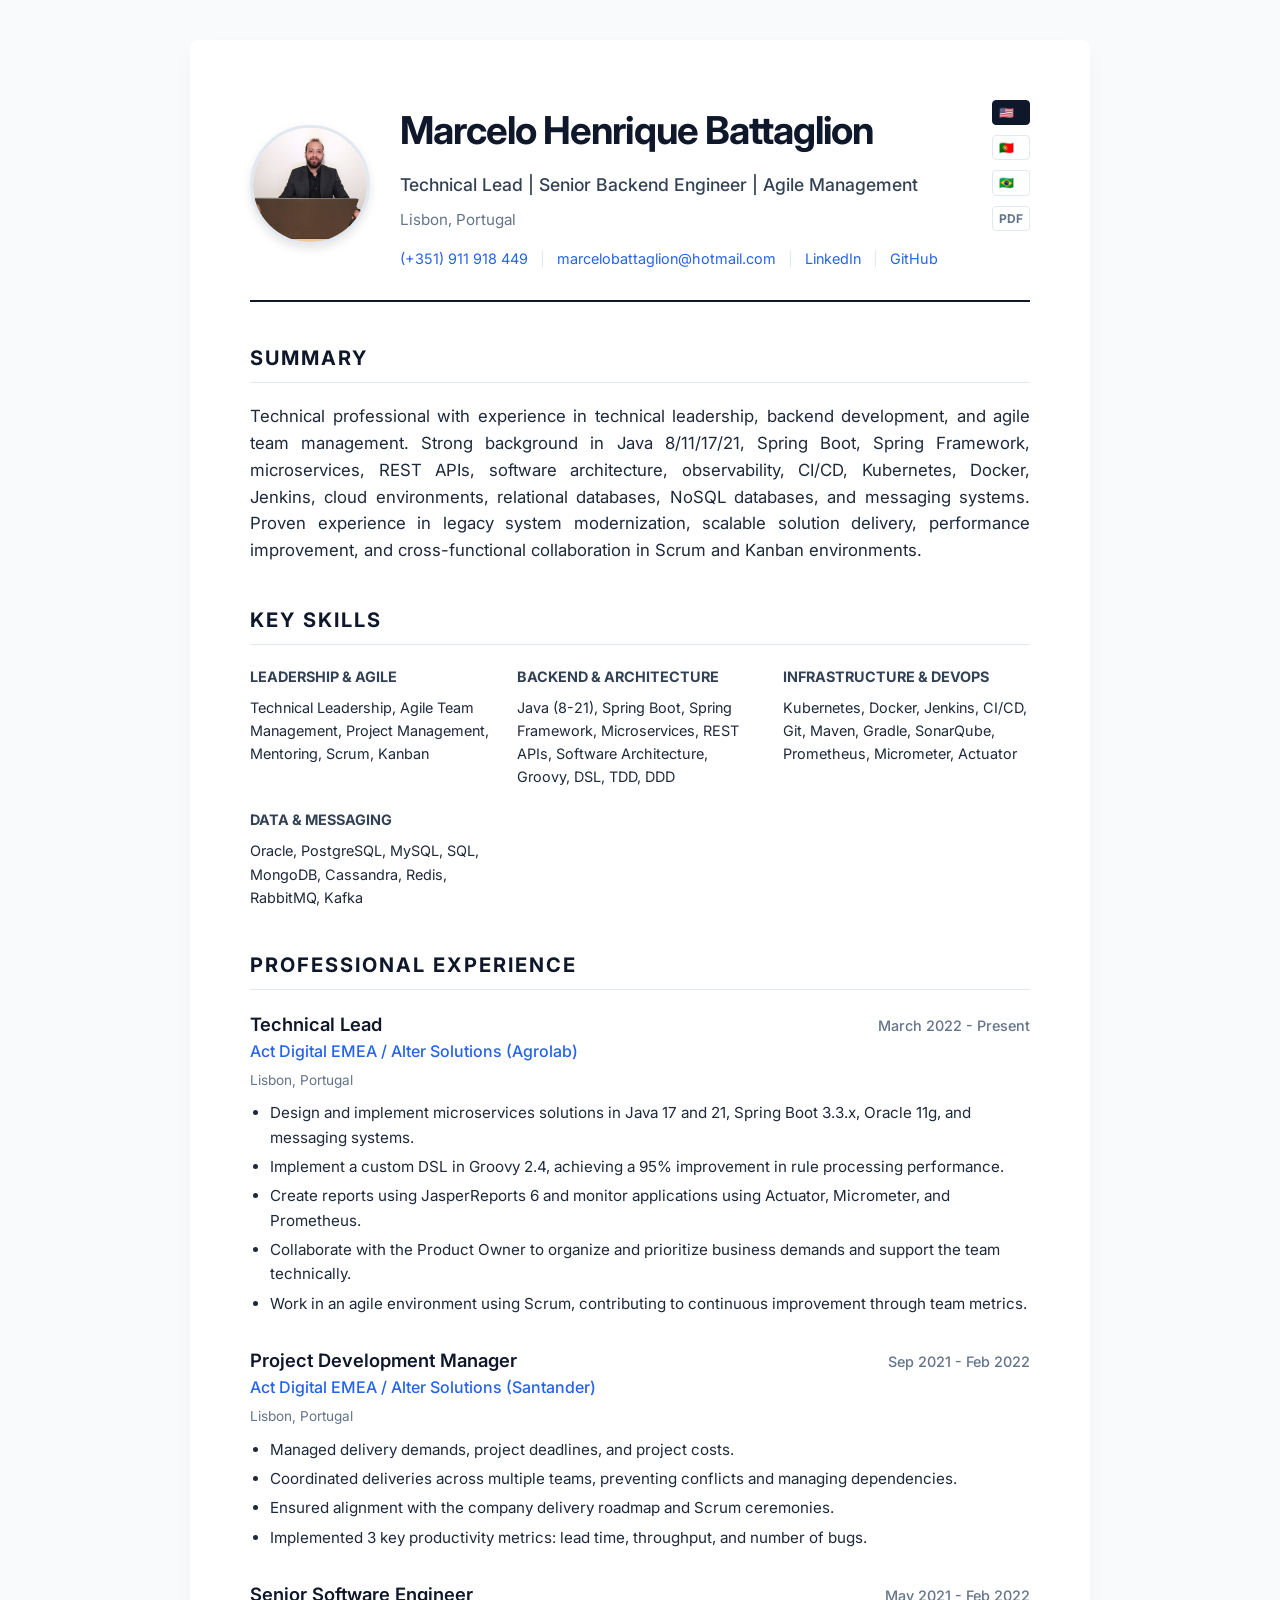
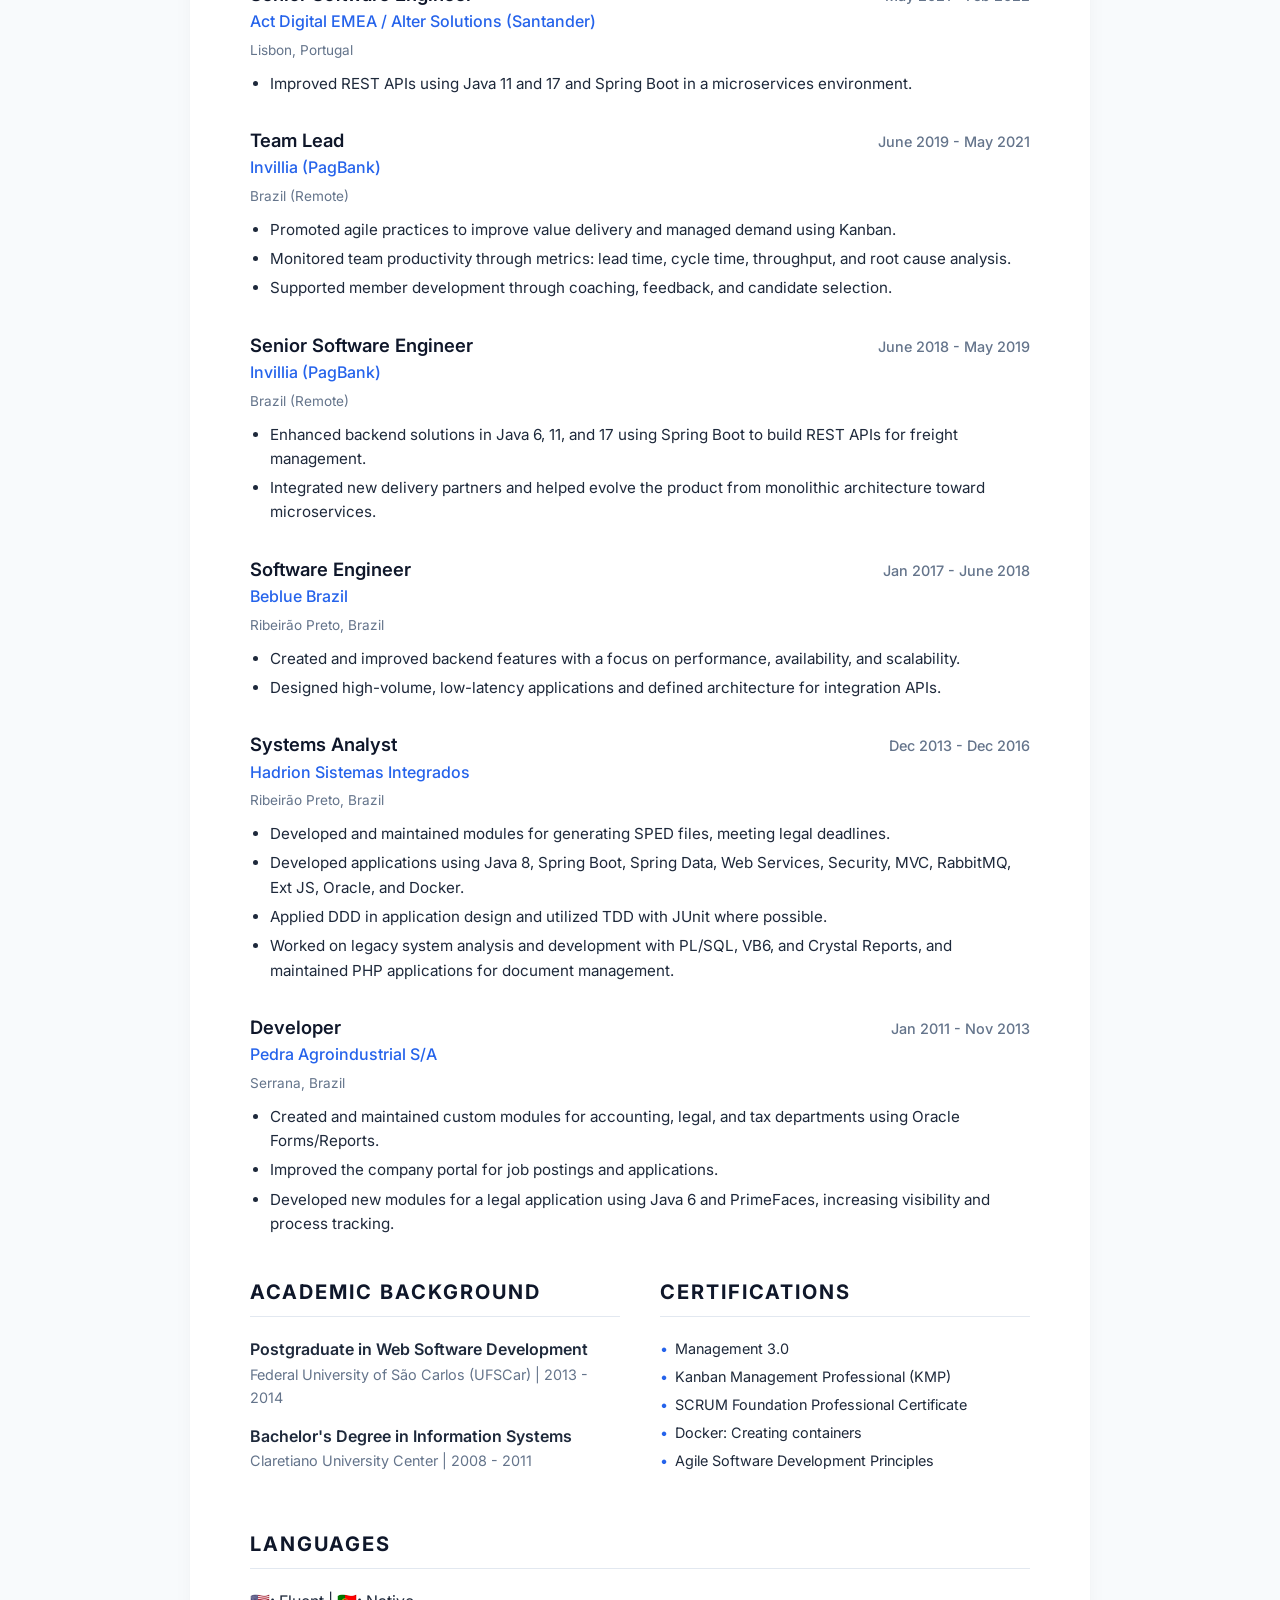
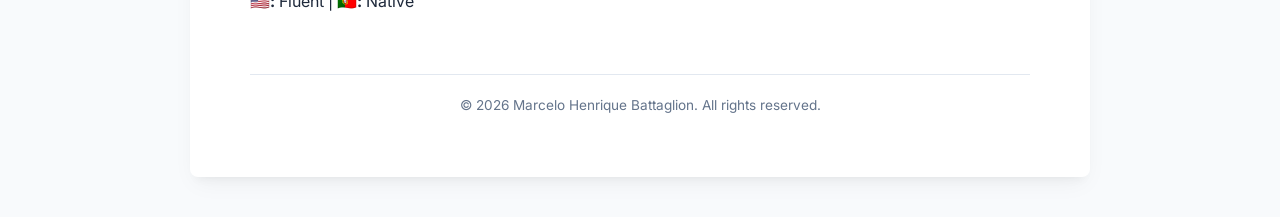
<file: index.html>
<!DOCTYPE html>
<html lang="en">

<head>
    <meta charset="UTF-8">
    <meta name="viewport" content="width=device-width, initial-scale=1.0">
    <title>Marcelo Henrique Battaglion | Technical Lead & Senior Backend Engineer</title>
    <meta name="description"
        content="Professional portfolio and CV of Marcelo Henrique Battaglion, Technical Lead and Senior Backend Engineer specialized in Java and Spring Boot.">
    <link rel="preconnect" href="https://fonts.googleapis.com">
    <link rel="preconnect" href="https://fonts.gstatic.com" crossorigin>
    <link href="https://fonts.googleapis.com/css2?family=Inter:wght@300;400;500;600;700&display=swap" rel="stylesheet">
    <link rel="stylesheet" href="style.css">
</head>

<body>
    <div class="container">
        <header class="header">
            <div class="header-main">
                <img src="marcelo-henrique-battaglion.jpg" alt="Marcelo Henrique Battaglion" class="profile-pic">
                <div class="header-content">
                    <h1>Marcelo Henrique Battaglion</h1>
                    <p class="tagline">Technical Lead | Senior Backend Engineer | Agile Management
                    </p>
                    <p class="location">Lisbon, Portugal</p>
                    <div class="contact-links">
                        <a href="tel:+351911918449">(+351) 911 918 449</a>
                        <span class="divider">|</span>
                        <a href="mailto:marcelobattaglion@hotmail.com">marcelobattaglion@hotmail.com</a>
                        <span class="divider">|</span>
                        <a href="https://www.linkedin.com/in/marcelobattaglion" target="_blank">LinkedIn</a>
                        <span class="divider">|</span>
                        <a href="https://github.com/marcelohb" target="_blank">GitHub</a>
                    </div>
                </div>
            </div>
            <div class="actions">
                <div class="lang-switcher">
                    <a href="index.html" class="lang-link active">🇺🇸</a>
                    <a href="index-pt-pt.html" class="lang-link">🇵🇹</a>
                    <a href="index-pt-br.html" class="lang-link">🇧🇷</a>
                    <a href="#" class="lang-link" onclick="window.print()">PDF</a>
                </div>
            </div>
        </header>

        <section class="section summary">
            <h2 class="section-title">Summary</h2>
            <p>Technical professional with experience in technical leadership, backend development, and agile team
                management. Strong background in Java 8/11/17/21, Spring Boot, Spring Framework, microservices, REST
                APIs, software architecture, observability, CI/CD, Kubernetes, Docker, Jenkins, cloud environments,
                relational databases, NoSQL databases, and messaging systems. Proven experience in legacy system
                modernization, scalable solution delivery, performance improvement, and cross-functional collaboration
                in Scrum and Kanban environments.</p>
        </section>

        <section class="section skills">
            <h2 class="section-title">Key Skills</h2>
            <div class="skills-grid">
                <div class="skill-category">
                    <h3>Leadership & Agile</h3>
                    <p>Technical Leadership, Agile Team Management, Project Management, Mentoring, Scrum, Kanban</p>
                </div>
                <div class="skill-category">
                    <h3>Backend & Architecture</h3>
                    <p>Java (8-21), Spring Boot, Spring Framework, Microservices, REST APIs, Software Architecture,
                        Groovy, DSL, TDD, DDD</p>
                </div>
                <div class="skill-category">
                    <h3>Infrastructure & DevOps</h3>
                    <p>Kubernetes, Docker, Jenkins, CI/CD, Git, Maven, Gradle, SonarQube, Prometheus, Micrometer,
                        Actuator</p>
                </div>
                <div class="skill-category">
                    <h3>Data & Messaging</h3>
                    <p>Oracle, PostgreSQL, MySQL, SQL, MongoDB, Cassandra, Redis, RabbitMQ, Kafka</p>
                </div>
            </div>
        </section>

        <section class="section experience">
            <h2 class="section-title">Professional Experience</h2>

            <div class="experience-item">
                <div class="exp-header">
                    <div class="exp-title-group">
                        <h3>Technical Lead</h3>
                        <span class="company">Act Digital EMEA / Alter Solutions (Agrolab)</span>
                    </div>
                    <span class="date">March 2022 - Present</span>
                </div>
                <p class="location-small">Lisbon, Portugal</p>
                <ul class="exp-details">
                    <li>Design and implement microservices solutions in Java 17 and 21, Spring Boot 3.3.x, Oracle 11g,
                        and messaging systems.</li>
                    <li>Implement a custom DSL in Groovy 2.4, achieving a 95% improvement in rule processing
                        performance.</li>
                    <li>Create reports using JasperReports 6 and monitor applications using Actuator, Micrometer, and
                        Prometheus.</li>
                    <li>Collaborate with the Product Owner to organize and prioritize business demands and support the
                        team technically.</li>
                    <li>Work in an agile environment using Scrum, contributing to continuous improvement through team
                        metrics.</li>
                </ul>
            </div>

            <div class="experience-item">
                <div class="exp-header">
                    <div class="exp-title-group">
                        <h3>Project Development Manager</h3>
                        <span class="company">Act Digital EMEA / Alter Solutions (Santander)</span>
                    </div>
                    <span class="date">Sep 2021 - Feb 2022</span>
                </div>
                <p class="location-small">Lisbon, Portugal</p>
                <ul class="exp-details">
                    <li>Managed delivery demands, project deadlines, and project costs.</li>
                    <li>Coordinated deliveries across multiple teams, preventing conflicts and managing dependencies.
                    </li>
                    <li>Ensured alignment with the company delivery roadmap and Scrum ceremonies.</li>
                    <li>Implemented 3 key productivity metrics: lead time, throughput, and number of bugs.</li>
                </ul>
            </div>

            <div class="experience-item">
                <div class="exp-header">
                    <div class="exp-title-group">
                        <h3>Senior Software Engineer</h3>
                        <span class="company">Act Digital EMEA / Alter Solutions (Santander)</span>
                    </div>
                    <span class="date">May 2021 - Feb 2022</span>
                </div>
                <p class="location-small">Lisbon, Portugal</p>
                <ul class="exp-details">
                    <li>Improved REST APIs using Java 11 and 17 and Spring Boot in a microservices environment.</li>
                </ul>
            </div>

            <div class="experience-item">
                <div class="exp-header">
                    <div class="exp-title-group">
                        <h3>Team Lead</h3>
                        <span class="company">Invillia (PagBank)</span>
                    </div>
                    <span class="date">June 2019 - May 2021</span>
                </div>
                <p class="location-small">Brazil (Remote)</p>
                <ul class="exp-details">
                    <li>Promoted agile practices to improve value delivery and managed demand using Kanban.</li>
                    <li>Monitored team productivity through metrics: lead time, cycle time, throughput, and root cause
                        analysis.</li>
                    <li>Supported member development through coaching, feedback, and candidate selection.</li>
                </ul>
            </div>

            <div class="experience-item">
                <div class="exp-header">
                    <div class="exp-title-group">
                        <h3>Senior Software Engineer</h3>
                        <span class="company">Invillia (PagBank)</span>
                    </div>
                    <span class="date">June 2018 - May 2019</span>
                </div>
                <p class="location-small">Brazil (Remote)</p>
                <ul class="exp-details">
                    <li>Enhanced backend solutions in Java 6, 11, and 17 using Spring Boot to build REST APIs for
                        freight management.</li>
                    <li>Integrated new delivery partners and helped evolve the product from monolithic architecture
                        toward microservices.</li>
                </ul>
            </div>

            <div class="experience-item">
                <div class="exp-header">
                    <div class="exp-title-group">
                        <h3>Software Engineer</h3>
                        <span class="company">Beblue Brazil</span>
                    </div>
                    <span class="date">Jan 2017 - June 2018</span>
                </div>
                <p class="location-small">Ribeirão Preto, Brazil</p>
                <ul class="exp-details">
                    <li>Created and improved backend features with a focus on performance, availability, and
                        scalability.</li>
                    <li>Designed high-volume, low-latency applications and defined architecture for integration APIs.
                    </li>
                </ul>
            </div>

            <div class="experience-item">
                <div class="exp-header">
                    <div class="exp-title-group">
                        <h3>Systems Analyst</h3>
                        <span class="company">Hadrion Sistemas Integrados</span>
                    </div>
                    <span class="date">Dec 2013 - Dec 2016</span>
                </div>
                <p class="location-small">Ribeirão Preto, Brazil</p>
                <ul class="exp-details">
                    <li>Developed and maintained modules for generating SPED files, meeting legal deadlines.</li>
                    <li>Developed applications using Java 8, Spring Boot, Spring Data, Web Services, Security, MVC,
                        RabbitMQ, Ext JS, Oracle, and Docker.</li>
                    <li>Applied DDD in application design and utilized TDD with JUnit where possible.</li>
                    <li>Worked on legacy system analysis and development with PL/SQL, VB6, and Crystal Reports, and
                        maintained PHP applications for document management.</li>
                </ul>
            </div>

            <div class="experience-item">
                <div class="exp-header">
                    <div class="exp-title-group">
                        <h3>Developer</h3>
                        <span class="company">Pedra Agroindustrial S/A</span>
                    </div>
                    <span class="date">Jan 2011 - Nov 2013</span>
                </div>
                <p class="location-small">Serrana, Brazil</p>
                <ul class="exp-details">
                    <li>Created and maintained custom modules for accounting, legal, and tax departments using Oracle
                        Forms/Reports.</li>
                    <li>Improved the company portal for job postings and applications.</li>
                    <li>Developed new modules for a legal application using Java 6 and PrimeFaces, increasing visibility
                        and process tracking.</li>
                </ul>
            </div>

            <!-- More experiences can be added here -->
        </section>

        <div class="grid-2-col">
            <section class="section education">
                <h2 class="section-title">Academic Background</h2>
                <div class="edu-item">
                    <h4>Postgraduate in Web Software Development</h4>
                    <p>Federal University of São Carlos (UFSCar) | 2013 - 2014</p>
                </div>
                <div class="edu-item">
                    <h4>Bachelor's Degree in Information Systems</h4>
                    <p>Claretiano University Center | 2008 - 2011</p>
                </div>
            </section>

            <section class="section certifications">
                <h2 class="section-title">Certifications</h2>
                <ul class="cert-list">
                    <li>Management 3.0</li>
                    <li>Kanban Management Professional (KMP)</li>
                    <li>SCRUM Foundation Professional Certificate</li>
                    <li>Docker: Creating containers</li>
                    <li>Agile Software Development Principles</li>
                </ul>
            </section>
        </div>

        <section class="section languages">
            <h2 class="section-title">Languages</h2>
            <p><strong>🇺🇸:</strong> Fluent | <strong>🇵🇹:</strong> Native</p>
        </section>

        <footer class="footer">
            <p>&copy; 2026 Marcelo Henrique Battaglion. All rights reserved.</p>
        </footer>
    </div>
</body>

</html>
</file>
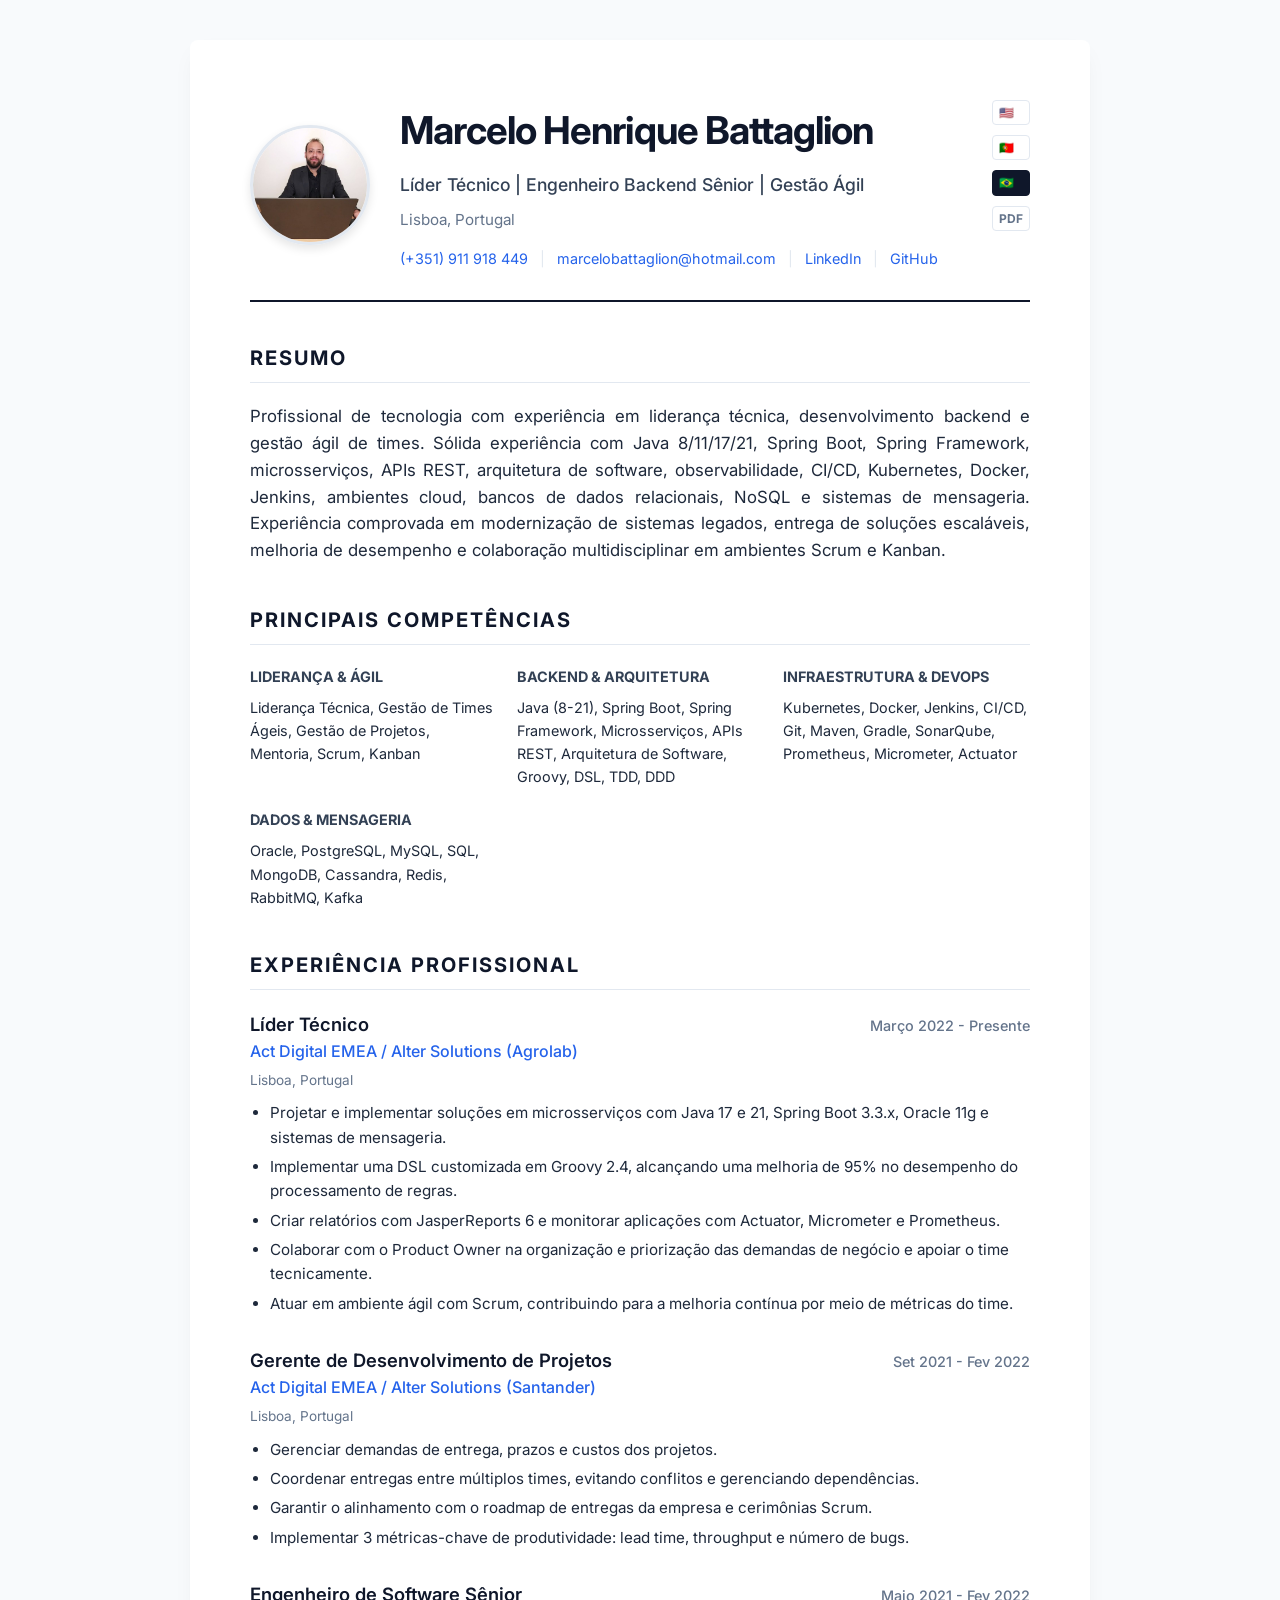
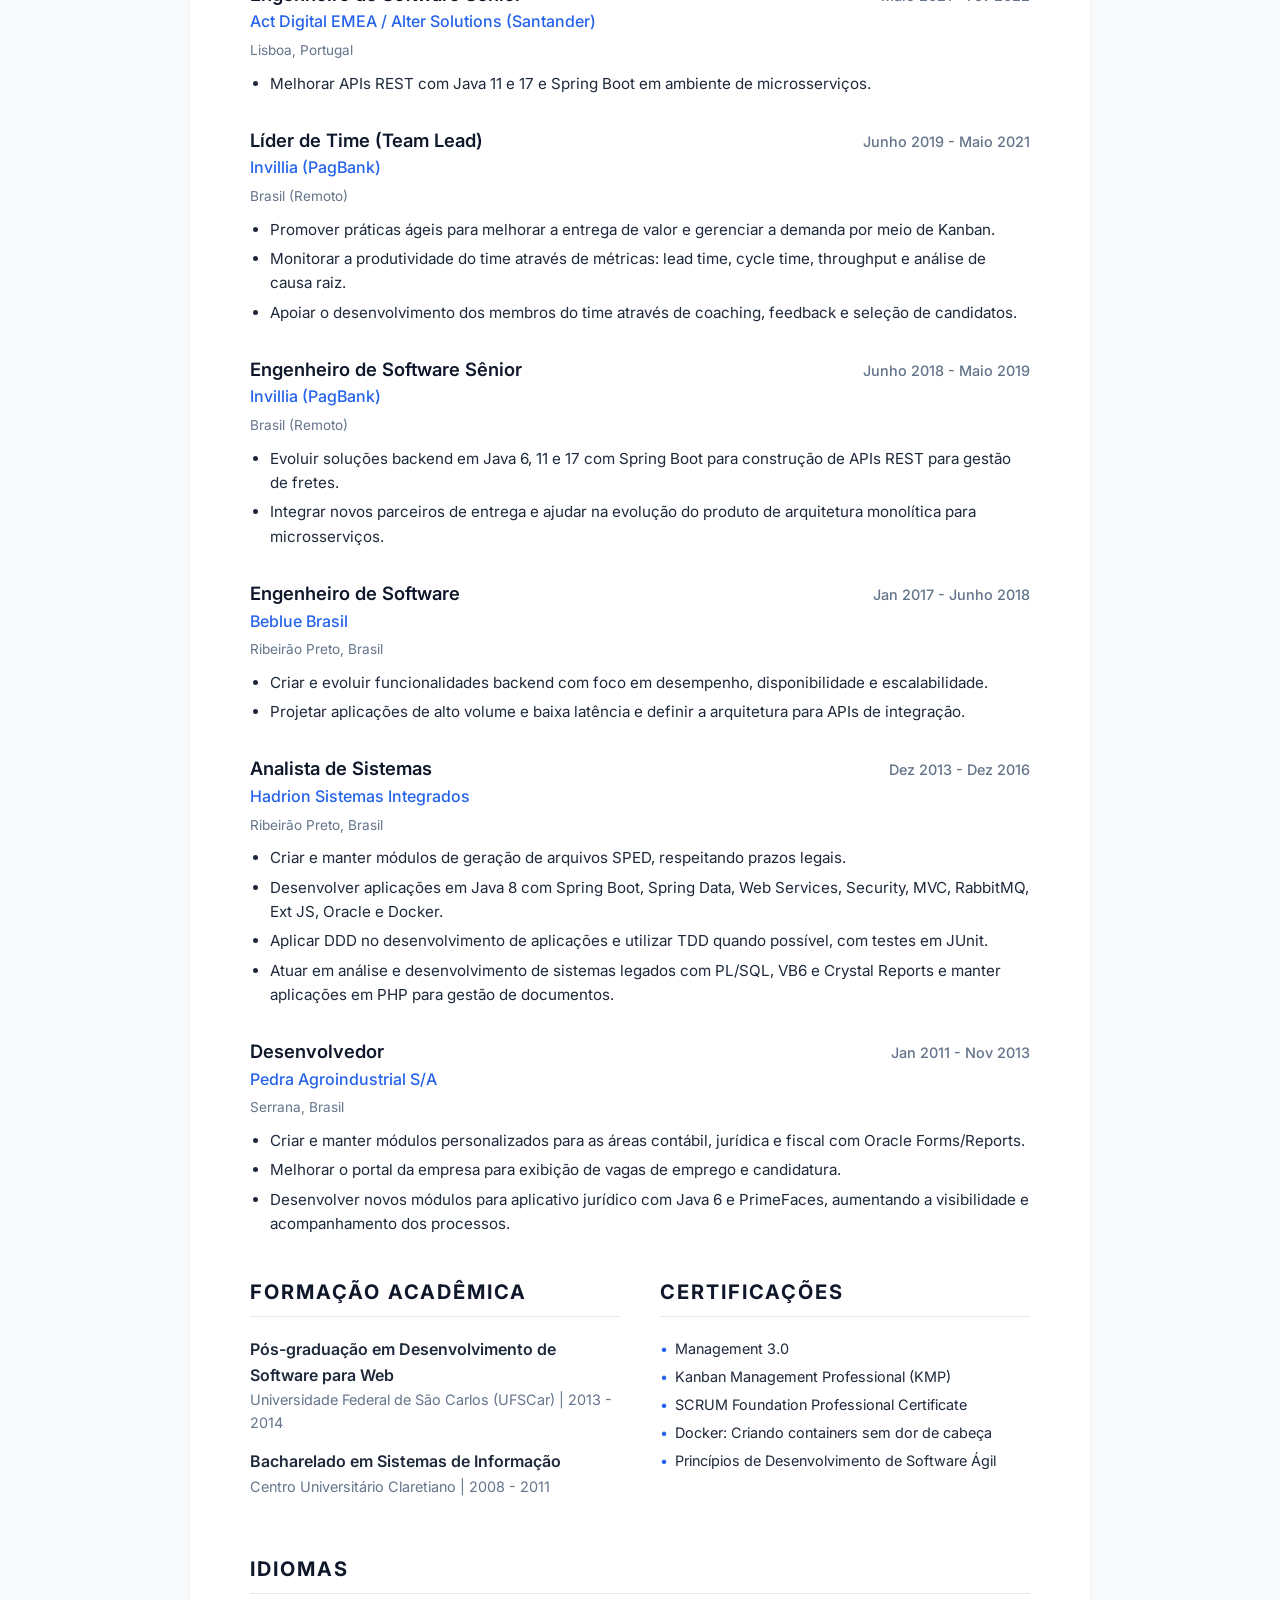
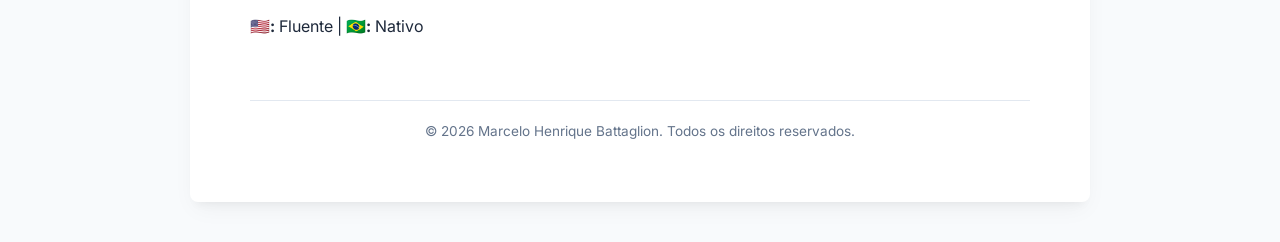
<file: index-pt-br.html>
<!DOCTYPE html>
<html lang="pt-BR">

<head>
    <meta charset="UTF-8">
    <meta name="viewport" content="width=device-width, initial-scale=1.0">
    <title>Marcelo Henrique Battaglion | Líder Técnico & Engenheiro Backend Sênior</title>
    <meta name="description"
        content="Portfólio profissional e currículo de Marcelo Henrique Battaglion, Líder Técnico e Engenheiro Backend Sênior especializado em Java e Spring Boot.">
    <link rel="preconnect" href="https://fonts.googleapis.com">
    <link rel="preconnect" href="https://fonts.gstatic.com" crossorigin>
    <link href="https://fonts.googleapis.com/css2?family=Inter:wght@300;400;500;600;700&display=swap" rel="stylesheet">
    <link rel="stylesheet" href="style.css">
</head>

<body>
    <div class="container">
        <header class="header">
            <div class="header-main">
                <img src="marcelo-henrique-battaglion.jpg" alt="Marcelo Henrique Battaglion" class="profile-pic">
                <div class="header-content">
                    <h1>Marcelo Henrique Battaglion</h1>
                    <p class="tagline">Líder Técnico | Engenheiro Backend Sênior | Gestão Ágil</p>
                    <p class="location">Lisboa, Portugal</p>
                    <div class="contact-links">
                        <a href="tel:+351911918449">(+351) 911 918 449</a>
                        <span class="divider">|</span>
                        <a href="mailto:marcelobattaglion@hotmail.com">marcelobattaglion@hotmail.com</a>
                        <span class="divider">|</span>
                        <a href="https://www.linkedin.com/in/marcelobattaglion" target="_blank">LinkedIn</a>
                        <span class="divider">|</span>
                        <a href="https://github.com/marcelohb" target="_blank">GitHub</a>
                    </div>
                </div>
            </div>
            <div class="actions">
                <div class="lang-switcher">
                    <a href="index.html" class="lang-link">🇺🇸</a>
                    <a href="index-pt-pt.html" class="lang-link">🇵🇹</a>
                    <a href="index-pt-br.html" class="lang-link active">🇧🇷</a>
                    <a href="#" class="lang-link" onclick="window.print()">PDF</a>
                </div>
            </div>
        </header>

        <section class="section summary">
            <h2 class="section-title">Resumo</h2>
            <p>Profissional de tecnologia com experiência em liderança técnica, desenvolvimento backend e gestão ágil de
                times. Sólida experiência com Java 8/11/17/21, Spring Boot, Spring Framework, microsserviços, APIs REST,
                arquitetura de software, observabilidade, CI/CD, Kubernetes, Docker, Jenkins, ambientes cloud, bancos de
                dados relacionais, NoSQL e sistemas de mensageria. Experiência comprovada em modernização de sistemas
                legados, entrega de soluções escaláveis, melhoria de desempenho e colaboração multidisciplinar em
                ambientes Scrum e Kanban.</p>
        </section>

        <section class="section skills">
            <h2 class="section-title">Principais Competências</h2>
            <div class="skills-grid">
                <div class="skill-category">
                    <h3>Liderança & Ágil</h3>
                    <p>Liderança Técnica, Gestão de Times Ágeis, Gestão de Projetos, Mentoria, Scrum, Kanban</p>
                </div>
                <div class="skill-category">
                    <h3>Backend & Arquitetura</h3>
                    <p>Java (8-21), Spring Boot, Spring Framework, Microsserviços, APIs REST, Arquitetura de Software,
                        Groovy, DSL, TDD, DDD</p>
                </div>
                <div class="skill-category">
                    <h3>Infraestrutura & DevOps</h3>
                    <p>Kubernetes, Docker, Jenkins, CI/CD, Git, Maven, Gradle, SonarQube, Prometheus, Micrometer,
                        Actuator</p>
                </div>
                <div class="skill-category">
                    <h3>Dados & Mensageria</h3>
                    <p>Oracle, PostgreSQL, MySQL, SQL, MongoDB, Cassandra, Redis, RabbitMQ, Kafka</p>
                </div>
            </div>
        </section>

        <section class="section experience">
            <h2 class="section-title">Experiência Profissional</h2>

            <div class="experience-item">
                <div class="exp-header">
                    <div class="exp-title-group">
                        <h3>Líder Técnico</h3>
                        <span class="company">Act Digital EMEA / Alter Solutions (Agrolab)</span>
                    </div>
                    <span class="date">Março 2022 - Presente</span>
                </div>
                <p class="location-small">Lisboa, Portugal</p>
                <ul class="exp-details">
                    <li>Projetar e implementar soluções em microsserviços com Java 17 e 21, Spring Boot 3.3.x, Oracle
                        11g e sistemas de mensageria.</li>
                    <li>Implementar uma DSL customizada em Groovy 2.4, alcançando uma melhoria de 95% no desempenho do
                        processamento de regras.</li>
                    <li>Criar relatórios com JasperReports 6 e monitorar aplicações com Actuator, Micrometer e
                        Prometheus.</li>
                    <li>Colaborar com o Product Owner na organização e priorização das demandas de negócio e apoiar o
                        time tecnicamente.</li>
                    <li>Atuar em ambiente ágil com Scrum, contribuindo para a melhoria contínua por meio de métricas do
                        time.</li>
                </ul>
            </div>

            <div class="experience-item">
                <div class="exp-header">
                    <div class="exp-title-group">
                        <h3>Gerente de Desenvolvimento de Projetos</h3>
                        <span class="company">Act Digital EMEA / Alter Solutions (Santander)</span>
                    </div>
                    <span class="date">Set 2021 - Fev 2022</span>
                </div>
                <p class="location-small">Lisboa, Portugal</p>
                <ul class="exp-details">
                    <li>Gerenciar demandas de entrega, prazos e custos dos projetos.</li>
                    <li>Coordenar entregas entre múltiplos times, evitando conflitos e gerenciando dependências.</li>
                    <li>Garantir o alinhamento com o roadmap de entregas da empresa e cerimônias Scrum.</li>
                    <li>Implementar 3 métricas-chave de produtividade: lead time, throughput e número de bugs.</li>
                </ul>
            </div>

            <div class="experience-item">
                <div class="exp-header">
                    <div class="exp-title-group">
                        <h3>Engenheiro de Software Sênior</h3>
                        <span class="company">Act Digital EMEA / Alter Solutions (Santander)</span>
                    </div>
                    <span class="date">Maio 2021 - Fev 2022</span>
                </div>
                <p class="location-small">Lisboa, Portugal</p>
                <ul class="exp-details">
                    <li>Melhorar APIs REST com Java 11 e 17 e Spring Boot em ambiente de microsserviços.</li>
                </ul>
            </div>

            <div class="experience-item">
                <div class="exp-header">
                    <div class="exp-title-group">
                        <h3>Líder de Time (Team Lead)</h3>
                        <span class="company">Invillia (PagBank)</span>
                    </div>
                    <span class="date">Junho 2019 - Maio 2021</span>
                </div>
                <p class="location-small">Brasil (Remoto)</p>
                <ul class="exp-details">
                    <li>Promover práticas ágeis para melhorar a entrega de valor e gerenciar a demanda por meio de
                        Kanban.</li>
                    <li>Monitorar a produtividade do time através de métricas: lead time, cycle time, throughput e
                        análise de causa raiz.</li>
                    <li>Apoiar o desenvolvimento dos membros do time através de coaching, feedback e seleção de
                        candidatos.</li>
                </ul>
            </div>

            <div class="experience-item">
                <div class="exp-header">
                    <div class="exp-title-group">
                        <h3>Engenheiro de Software Sênior</h3>
                        <span class="company">Invillia (PagBank)</span>
                    </div>
                    <span class="date">Junho 2018 - Maio 2019</span>
                </div>
                <p class="location-small">Brasil (Remoto)</p>
                <ul class="exp-details">
                    <li>Evoluir soluções backend em Java 6, 11 e 17 com Spring Boot para construção de APIs REST para
                        gestão de fretes.</li>
                    <li>Integrar novos parceiros de entrega e ajudar na evolução do produto de arquitetura monolítica
                        para microsserviços.</li>
                </ul>
            </div>

            <div class="experience-item">
                <div class="exp-header">
                    <div class="exp-title-group">
                        <h3>Engenheiro de Software</h3>
                        <span class="company">Beblue Brasil</span>
                    </div>
                    <span class="date">Jan 2017 - Junho 2018</span>
                </div>
                <p class="location-small">Ribeirão Preto, Brasil</p>
                <ul class="exp-details">
                    <li>Criar e evoluir funcionalidades backend com foco em desempenho, disponibilidade e
                        escalabilidade.</li>
                    <li>Projetar aplicações de alto volume e baixa latência e definir a arquitetura para APIs de
                        integração.</li>
                </ul>
            </div>

            <div class="experience-item">
                <div class="exp-header">
                    <div class="exp-title-group">
                        <h3>Analista de Sistemas</h3>
                        <span class="company">Hadrion Sistemas Integrados</span>
                    </div>
                    <span class="date">Dez 2013 - Dez 2016</span>
                </div>
                <p class="location-small">Ribeirão Preto, Brasil</p>
                <ul class="exp-details">
                    <li>Criar e manter módulos de geração de arquivos SPED, respeitando prazos legais.</li>
                    <li>Desenvolver aplicações em Java 8 com Spring Boot, Spring Data, Web Services, Security, MVC,
                        RabbitMQ, Ext JS, Oracle e Docker.</li>
                    <li>Aplicar DDD no desenvolvimento de aplicações e utilizar TDD quando possível, com testes em
                        JUnit.</li>
                    <li>Atuar em análise e desenvolvimento de sistemas legados com PL/SQL, VB6 e Crystal Reports e
                        manter aplicações em PHP para gestão de documentos.</li>
                </ul>
            </div>

            <div class="experience-item">
                <div class="exp-header">
                    <div class="exp-title-group">
                        <h3>Desenvolvedor</h3>
                        <span class="company">Pedra Agroindustrial S/A</span>
                    </div>
                    <span class="date">Jan 2011 - Nov 2013</span>
                </div>
                <p class="location-small">Serrana, Brasil</p>
                <ul class="exp-details">
                    <li>Criar e manter módulos personalizados para as áreas contábil, jurídica e fiscal com Oracle
                        Forms/Reports.</li>
                    <li>Melhorar o portal da empresa para exibição de vagas de emprego e candidatura.</li>
                    <li>Desenvolver novos módulos para aplicativo jurídico com Java 6 e PrimeFaces, aumentando a
                        visibilidade e acompanhamento dos processos.</li>
                </ul>
            </div>
        </section>

        <div class="grid-2-col">
            <section class="section education">
                <h2 class="section-title">Formação Acadêmica</h2>
                <div class="edu-item">
                    <h4>Pós-graduação em Desenvolvimento de Software para Web</h4>
                    <p>Universidade Federal de São Carlos (UFSCar) | 2013 - 2014</p>
                </div>
                <div class="edu-item">
                    <h4>Bacharelado em Sistemas de Informação</h4>
                    <p>Centro Universitário Claretiano | 2008 - 2011</p>
                </div>
            </section>

            <section class="section certifications">
                <h2 class="section-title">Certificações</h2>
                <ul class="cert-list">
                    <li>Management 3.0</li>
                    <li>Kanban Management Professional (KMP)</li>
                    <li>SCRUM Foundation Professional Certificate</li>
                    <li>Docker: Criando containers sem dor de cabeça</li>
                    <li>Princípios de Desenvolvimento de Software Ágil</li>
                </ul>
            </section>
        </div>

        <section class="section languages">
            <h2 class="section-title">Idiomas</h2>
            <p><strong>🇺🇸:</strong> Fluente | <strong>🇧🇷:</strong> Nativo</p>
        </section>

        <footer class="footer">
            <p>&copy; 2026 Marcelo Henrique Battaglion. Todos os direitos reservados.</p>
        </footer>
    </div>
</body>

</html>
</file>
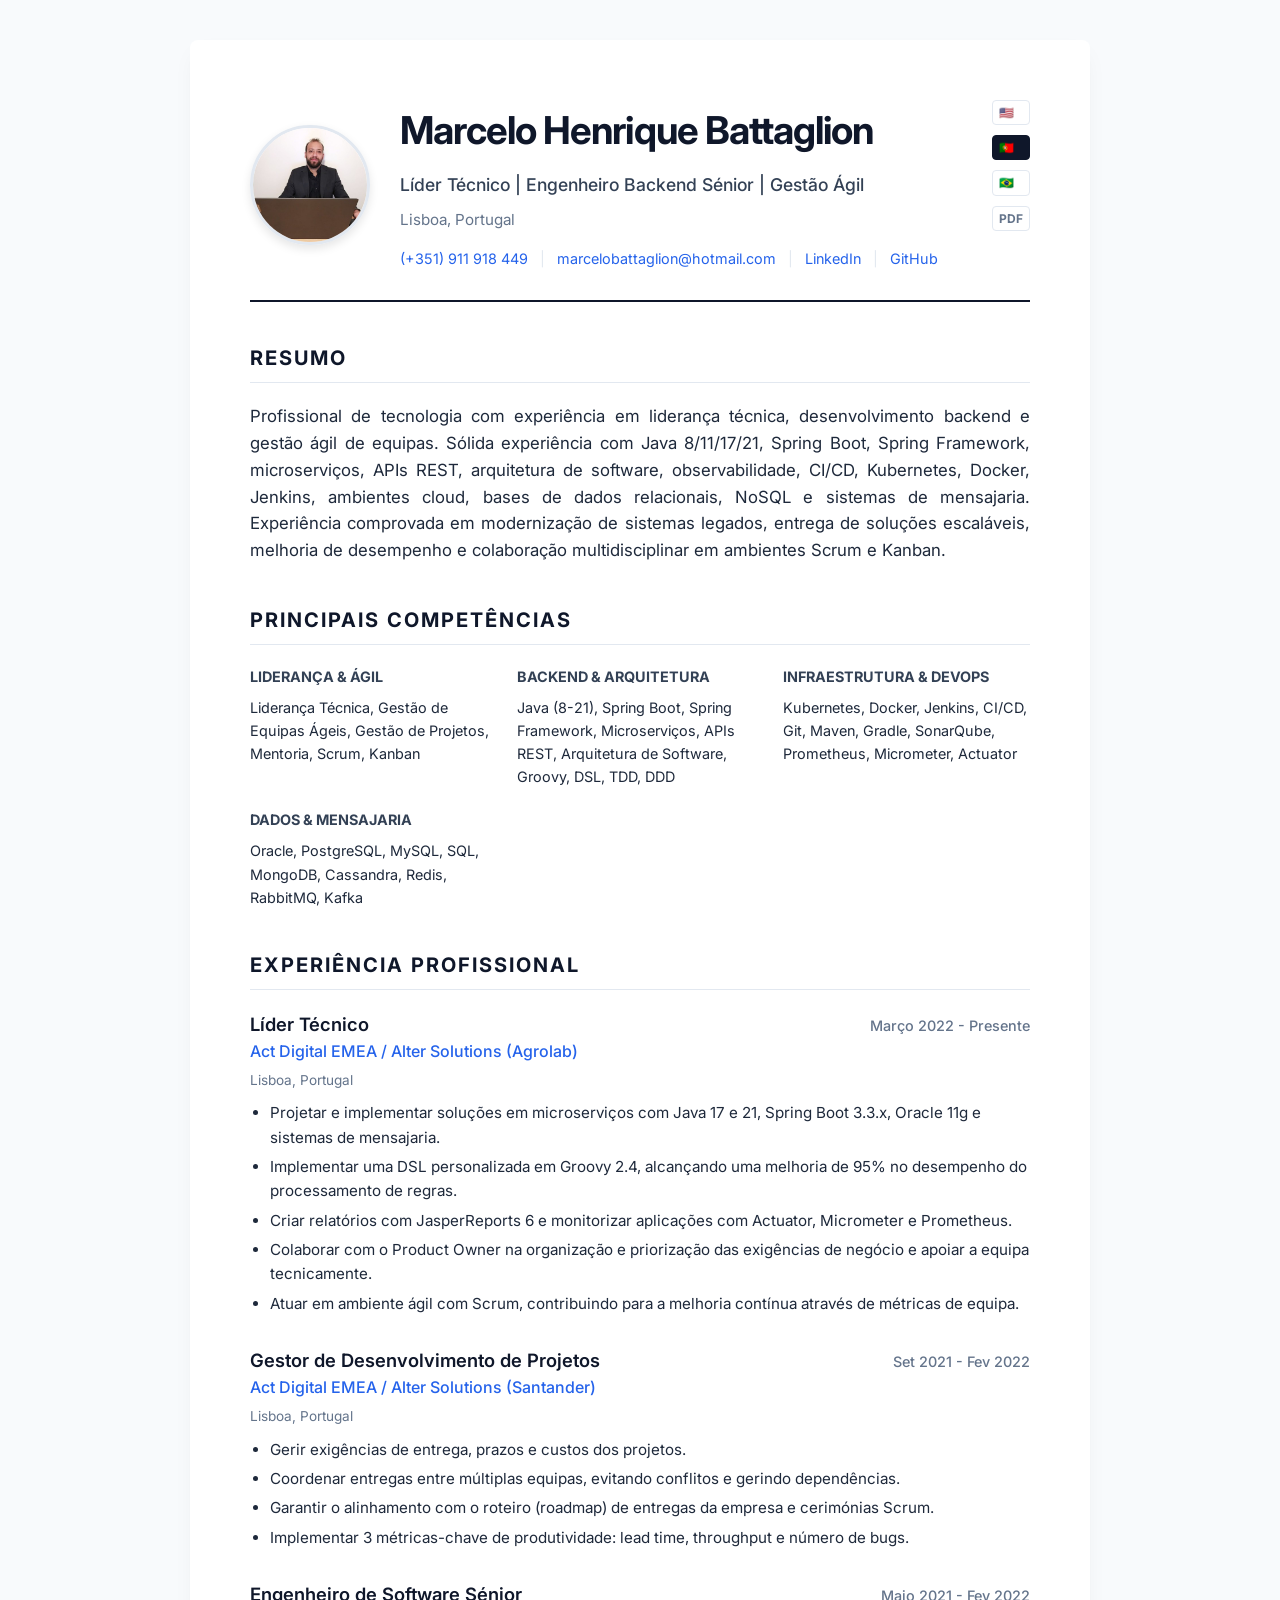
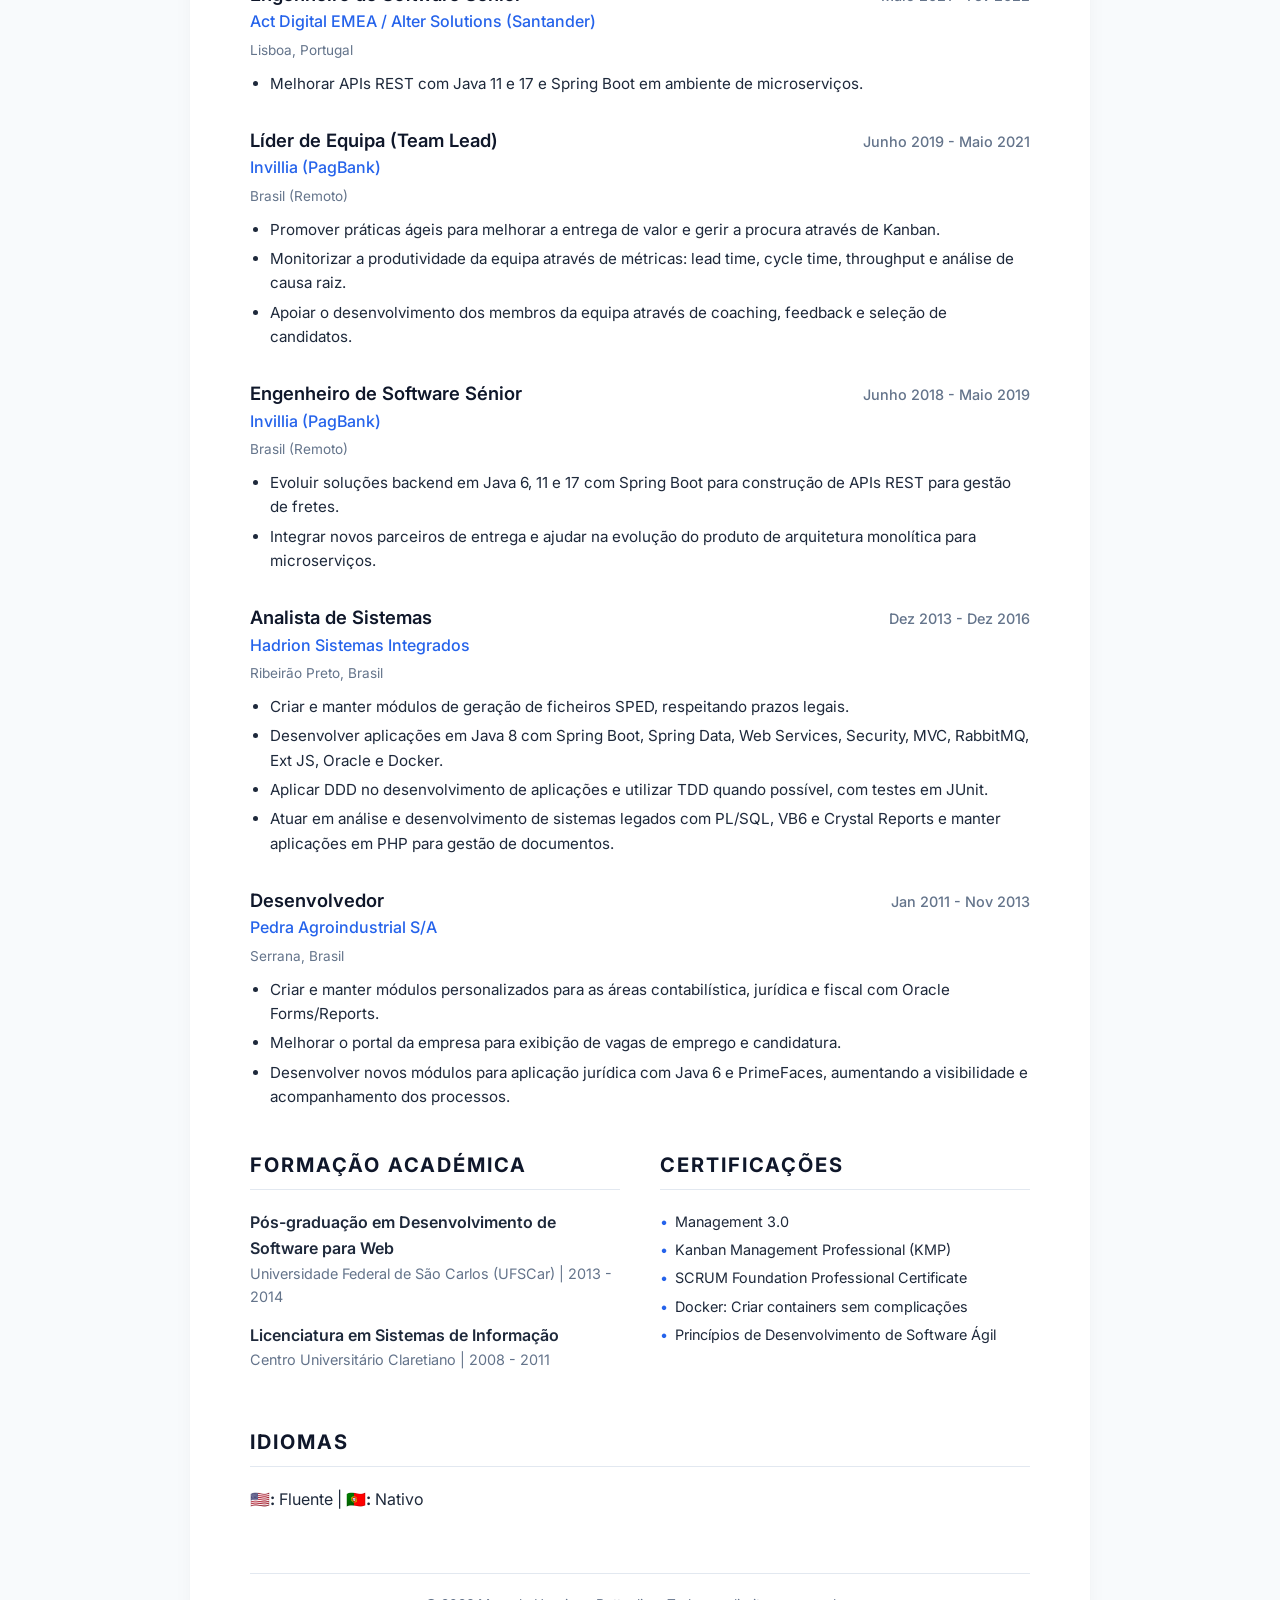
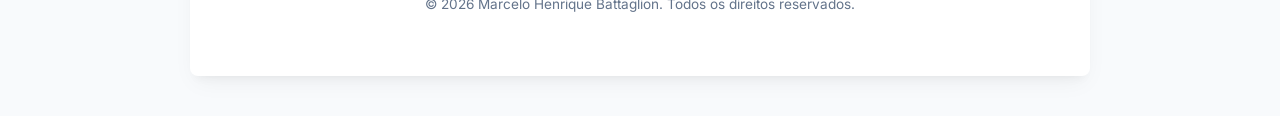
<file: index-pt-pt.html>
<!DOCTYPE html>
<html lang="pt-PT">

<head>
    <meta charset="UTF-8">
    <meta name="viewport" content="width=device-width, initial-scale=1.0">
    <title>Marcelo Henrique Battaglion | Líder Técnico & Engenheiro Backend Sénior</title>
    <meta name="description"
        content="Portfólio profissional e CV de Marcelo Henrique Battaglion, Líder Técnico e Engenheiro Backend Sénior especializado em Java e Spring Boot.">
    <link rel="preconnect" href="https://fonts.googleapis.com">
    <link rel="preconnect" href="https://fonts.gstatic.com" crossorigin>
    <link href="https://fonts.googleapis.com/css2?family=Inter:wght@300;400;500;600;700&display=swap" rel="stylesheet">
    <link rel="stylesheet" href="style.css">
</head>

<body>
    <div class="container">
        <header class="header">
            <div class="header-main">
                <img src="marcelo-henrique-battaglion.jpg" alt="Marcelo Henrique Battaglion" class="profile-pic">
                <div class="header-content">
                    <h1>Marcelo Henrique Battaglion</h1>
                    <p class="tagline">Líder Técnico | Engenheiro Backend Sénior | Gestão Ágil</p>
                    <p class="location">Lisboa, Portugal</p>
                    <div class="contact-links">
                        <a href="tel:+351911918449">(+351) 911 918 449</a>
                        <span class="divider">|</span>
                        <a href="mailto:marcelobattaglion@hotmail.com">marcelobattaglion@hotmail.com</a>
                        <span class="divider">|</span>
                        <a href="https://www.linkedin.com/in/marcelobattaglion" target="_blank">LinkedIn</a>
                        <span class="divider">|</span>
                        <a href="https://github.com/marcelohb" target="_blank">GitHub</a>
                    </div>
                </div>
            </div>
            <div class="actions">
                <div class="lang-switcher">
                    <a href="index.html" class="lang-link">🇺🇸</a>
                    <a href="index-pt-pt.html" class="lang-link active">🇵🇹</a>
                    <a href="index-pt-br.html" class="lang-link">🇧🇷</a>
                    <a href="#" class="lang-link" onclick="window.print()">PDF</a>
                </div>
            </div>
        </header>

        <section class="section summary">
            <h2 class="section-title">Resumo</h2>
            <p>Profissional de tecnologia com experiência em liderança técnica, desenvolvimento backend e gestão ágil de
                equipas. Sólida experiência com Java 8/11/17/21, Spring Boot, Spring Framework, microserviços, APIs
                REST, arquitetura de software, observabilidade, CI/CD, Kubernetes, Docker, Jenkins, ambientes cloud,
                bases de dados relacionais, NoSQL e sistemas de mensajaria. Experiência comprovada em modernização de
                sistemas legados, entrega de soluções escaláveis, melhoria de desempenho e colaboração multidisciplinar
                em ambientes Scrum e Kanban.</p>
        </section>

        <section class="section skills">
            <h2 class="section-title">Principais Competências</h2>
            <div class="skills-grid">
                <div class="skill-category">
                    <h3>Liderança & Ágil</h3>
                    <p>Liderança Técnica, Gestão de Equipas Ágeis, Gestão de Projetos, Mentoria, Scrum, Kanban</p>
                </div>
                <div class="skill-category">
                    <h3>Backend & Arquitetura</h3>
                    <p>Java (8-21), Spring Boot, Spring Framework, Microserviços, APIs REST, Arquitetura de Software,
                        Groovy, DSL, TDD, DDD</p>
                </div>
                <div class="skill-category">
                    <h3>Infraestrutura & DevOps</h3>
                    <p>Kubernetes, Docker, Jenkins, CI/CD, Git, Maven, Gradle, SonarQube, Prometheus, Micrometer,
                        Actuator</p>
                </div>
                <div class="skill-category">
                    <h3>Dados & Mensajaria</h3>
                    <p>Oracle, PostgreSQL, MySQL, SQL, MongoDB, Cassandra, Redis, RabbitMQ, Kafka</p>
                </div>
            </div>
        </section>

        <section class="section experience">
            <h2 class="section-title">Experiência Profissional</h2>

            <div class="experience-item">
                <div class="exp-header">
                    <div class="exp-title-group">
                        <h3>Líder Técnico</h3>
                        <span class="company">Act Digital EMEA / Alter Solutions (Agrolab)</span>
                    </div>
                    <span class="date">Março 2022 - Presente</span>
                </div>
                <p class="location-small">Lisboa, Portugal</p>
                <ul class="exp-details">
                    <li>Projetar e implementar soluções em microserviços com Java 17 e 21, Spring Boot 3.3.x, Oracle 11g
                        e sistemas de mensajaria.</li>
                    <li>Implementar uma DSL personalizada em Groovy 2.4, alcançando uma melhoria de 95% no desempenho do
                        processamento de regras.</li>
                    <li>Criar relatórios com JasperReports 6 e monitorizar aplicações com Actuator, Micrometer e
                        Prometheus.</li>
                    <li>Colaborar com o Product Owner na organização e priorização das exigências de negócio e apoiar a
                        equipa tecnicamente.</li>
                    <li>Atuar em ambiente ágil com Scrum, contribuindo para a melhoria contínua através de métricas de
                        equipa.</li>
                </ul>
            </div>

            <div class="experience-item">
                <div class="exp-header">
                    <div class="exp-title-group">
                        <h3>Gestor de Desenvolvimento de Projetos</h3>
                        <span class="company">Act Digital EMEA / Alter Solutions (Santander)</span>
                    </div>
                    <span class="date">Set 2021 - Fev 2022</span>
                </div>
                <p class="location-small">Lisboa, Portugal</p>
                <ul class="exp-details">
                    <li>Gerir exigências de entrega, prazos e custos dos projetos.</li>
                    <li>Coordenar entregas entre múltiplas equipas, evitando conflitos e gerindo dependências.</li>
                    <li>Garantir o alinhamento com o roteiro (roadmap) de entregas da empresa e cerimónias Scrum.</li>
                    <li>Implementar 3 métricas-chave de produtividade: lead time, throughput e número de bugs.</li>
                </ul>
            </div>

            <div class="experience-item">
                <div class="exp-header">
                    <div class="exp-title-group">
                        <h3>Engenheiro de Software Sénior</h3>
                        <span class="company">Act Digital EMEA / Alter Solutions (Santander)</span>
                    </div>
                    <span class="date">Maio 2021 - Fev 2022</span>
                </div>
                <p class="location-small">Lisboa, Portugal</p>
                <ul class="exp-details">
                    <li>Melhorar APIs REST com Java 11 e 17 e Spring Boot em ambiente de microserviços.</li>
                </ul>
            </div>

            <div class="experience-item">
                <div class="exp-header">
                    <div class="exp-title-group">
                        <h3>Líder de Equipa (Team Lead)</h3>
                        <span class="company">Invillia (PagBank)</span>
                    </div>
                    <span class="date">Junho 2019 - Maio 2021</span>
                </div>
                <p class="location-small">Brasil (Remoto)</p>
                <ul class="exp-details">
                    <li>Promover práticas ágeis para melhorar a entrega de valor e gerir a procura através de Kanban.
                    </li>
                    <li>Monitorizar a produtividade da equipa através de métricas: lead time, cycle time, throughput e
                        análise de causa raiz.</li>
                    <li>Apoiar o desenvolvimento dos membros da equipa através de coaching, feedback e seleção de
                        candidatos.</li>
                </ul>
            </div>

            <div class="experience-item">
                <div class="exp-header">
                    <div class="exp-title-group">
                        <h3>Engenheiro de Software Sénior</h3>
                        <span class="company">Invillia (PagBank)</span>
                    </div>
                    <span class="date">Junho 2018 - Maio 2019</span>
                </div>
                <p class="location-small">Brasil (Remoto)</p>
                <ul class="exp-details">
                    <li>Evoluir soluções backend em Java 6, 11 e 17 com Spring Boot para construção de APIs REST para
                        gestão de fretes.</li>
                    <li>Integrar novos parceiros de entrega e ajudar na evolução do produto de arquitetura monolítica
                        para microserviços.</li>
                </ul>
            </div>

            <div class="experience-item">
                <div class="exp-header">
                    <div class="exp-title-group">
                        <h3>Analista de Sistemas</h3>
                        <span class="company">Hadrion Sistemas Integrados</span>
                    </div>
                    <span class="date">Dez 2013 - Dez 2016</span>
                </div>
                <p class="location-small">Ribeirão Preto, Brasil</p>
                <ul class="exp-details">
                    <li>Criar e manter módulos de geração de ficheiros SPED, respeitando prazos legais.</li>
                    <li>Desenvolver aplicações em Java 8 com Spring Boot, Spring Data, Web Services, Security, MVC,
                        RabbitMQ, Ext JS, Oracle e Docker.</li>
                    <li>Aplicar DDD no desenvolvimento de aplicações e utilizar TDD quando possível, com testes em
                        JUnit.</li>
                    <li>Atuar em análise e desenvolvimento de sistemas legados com PL/SQL, VB6 e Crystal Reports e
                        manter aplicações em PHP para gestão de documentos.</li>
                </ul>
            </div>

            <div class="experience-item">
                <div class="exp-header">
                    <div class="exp-title-group">
                        <h3>Desenvolvedor</h3>
                        <span class="company">Pedra Agroindustrial S/A</span>
                    </div>
                    <span class="date">Jan 2011 - Nov 2013</span>
                </div>
                <p class="location-small">Serrana, Brasil</p>
                <ul class="exp-details">
                    <li>Criar e manter módulos personalizados para as áreas contabilística, jurídica e fiscal com Oracle
                        Forms/Reports.</li>
                    <li>Melhorar o portal da empresa para exibição de vagas de emprego e candidatura.</li>
                    <li>Desenvolver novos módulos para aplicação jurídica com Java 6 e PrimeFaces, aumentando a
                        visibilidade e acompanhamento dos processos.</li>
                </ul>
            </div>
        </section>

        <div class="grid-2-col">
            <section class="section education">
                <h2 class="section-title">Formação Académica</h2>
                <div class="edu-item">
                    <h4>Pós-graduação em Desenvolvimento de Software para Web</h4>
                    <p>Universidade Federal de São Carlos (UFSCar) | 2013 - 2014</p>
                </div>
                <div class="edu-item">
                    <h4>Licenciatura em Sistemas de Informação</h4>
                    <p>Centro Universitário Claretiano | 2008 - 2011</p>
                </div>
            </section>

            <section class="section certifications">
                <h2 class="section-title">Certificações</h2>
                <ul class="cert-list">
                    <li>Management 3.0</li>
                    <li>Kanban Management Professional (KMP)</li>
                    <li>SCRUM Foundation Professional Certificate</li>
                    <li>Docker: Criar containers sem complicações</li>
                    <li>Princípios de Desenvolvimento de Software Ágil</li>
                </ul>
            </section>
        </div>

        <section class="section languages">
            <h2 class="section-title">Idiomas</h2>
            <p><strong>🇺🇸:</strong> Fluente | <strong>🇵🇹:</strong> Nativo</p>
        </section>

        <footer class="footer">
            <p>&copy; 2026 Marcelo Henrique Battaglion. Todos os direitos reservados.</p>
        </footer>
    </div>
</body>

</html>
</file>
<file: style.css>
:root {
    --primary-color: #0f172a;
    /* Slate 900 */
    --secondary-color: #334155;
    /* Slate 700 */
    --accent-color: #2563eb;
    /* Blue 600 */
    --text-main: #1e293b;
    /* Slate 800 */
    --text-muted: #64748b;
    /* Slate 500 */
    --bg-main: #ffffff;
    --bg-alt: #f8fafc;
    /* Slate 50 */
    --border-color: #e2e8f0;
    /* Slate 200 */
    --font-family: 'Inter', system-ui, -apple-system, sans-serif;
}

* {
    margin: 0;
    padding: 0;
    box-sizing: border-box;
}

body {
    font-family: var(--font-family);
    line-height: 1.6;
    color: var(--text-main);
    background-color: var(--bg-alt);
    padding: 40px 20px;
}

.container {
    max-width: 900px;
    margin: 0 auto;
    background-color: var(--bg-main);
    padding: 60px;
    box-shadow: 0 10px 25px -5px rgba(0, 0, 0, 0.05), 0 8px 10px -6px rgba(0, 0, 0, 0.05);
    border-radius: 8px;
}

/* Header */
.header {
    display: flex;
    justify-content: space-between;
    align-items: flex-start;
    border-bottom: 2px solid var(--primary-color);
    padding-bottom: 30px;
    margin-bottom: 40px;
}

.header-main {
    display: flex;
    align-items: center;
    gap: 30px;
    flex: 1;
}

.profile-pic {
    width: 120px;
    height: 120px;
    border-radius: 50%;
    object-fit: cover;
    border: 3px solid var(--border-color);
    box-shadow: 0 4px 10px rgba(0, 0, 0, 0.1);
}

.header h1 {
    font-size: 2.4rem;
    font-weight: 700;
    color: var(--primary-color);
    letter-spacing: -0.025em;
    margin-bottom: 10px;
}

.tagline {
    font-size: 1.1rem;
    color: var(--secondary-color);
    font-weight: 500;
    margin-bottom: 8px;
}

.location {
    color: var(--text-muted);
    font-size: 0.95rem;
    margin-bottom: 15px;
}

.contact-links {
    display: flex;
    gap: 12px;
    font-size: 0.9rem;
    color: var(--text-muted);
}

.contact-links a {
    color: var(--accent-color);
    text-decoration: none;
    transition: color 0.2s;
}

.contact-links a:hover {
    color: var(--primary-color);
    text-decoration: underline;
}

.divider {
    color: var(--border-color);
}

.actions {
    display: flex;
    flex-direction: column;
    align-items: flex-end;
    gap: 15px;
}

.lang-switcher {
    display: flex;
    flex-direction: column;
    gap: 10px;
}

.lang-link {
    font-size: 0.75rem;
    font-weight: 700;
    text-decoration: none;
    color: var(--text-muted);
    padding: 2px 6px;
    border: 1px solid var(--border-color);
    border-radius: 4px;
    transition: all 0.2s;
}

.lang-link:hover {
    color: var(--accent-color);
    border-color: var(--accent-color);
}

.lang-link.active {
    background-color: var(--primary-color);
    color: white;
    border-color: var(--primary-color);
}

.actions .btn {
    display: inline-block;
    padding: 10px 20px;
    background-color: var(--primary-color);
    color: white;
    text-decoration: none;
    border-radius: 6px;
    font-size: 0.9rem;
    font-weight: 600;
    transition: transform 0.1s, background-color 0.2s;
}

.actions .btn:hover {
    background-color: var(--secondary-color);
    transform: translateY(-1px);
}

/* Sections */
.section {
    margin-bottom: 40px;
}

.section-title {
    font-size: 1.25rem;
    font-weight: 700;
    text-transform: uppercase;
    letter-spacing: 0.1em;
    color: var(--primary-color);
    margin-bottom: 20px;
    border-bottom: 1px solid var(--border-color);
    padding-bottom: 8px;
}

/* Summary */
.summary p {
    font-size: 1.05rem;
    color: var(--text-main);
    text-align: justify;
}

/* Skills */
.skills-grid {
    display: grid;
    grid-template-columns: repeat(auto-fit, minmax(200px, 1fr));
    gap: 20px;
}

.skill-category h3 {
    font-size: 0.9rem;
    color: var(--secondary-color);
    text-transform: uppercase;
    margin-bottom: 8px;
}

.skill-category p {
    font-size: 0.9rem;
    color: var(--text-main);
}

/* Experience */
.experience-item {
    margin-bottom: 30px;
}

.exp-header {
    display: flex;
    justify-content: space-between;
    align-items: baseline;
    margin-bottom: 5px;
}

.exp-title-group h3 {
    font-size: 1.15rem;
    font-weight: 600;
    color: var(--primary-color);
}

.exp-title-group .company {
    font-size: 1rem;
    color: var(--accent-color);
    font-weight: 500;
}

.exp-header .date {
    font-size: 0.9rem;
    color: var(--text-muted);
    font-weight: 500;
}

.location-small {
    font-size: 0.85rem;
    color: var(--text-muted);
    margin-bottom: 10px;
}

.exp-details {
    list-style-type: disc;
    margin-left: 20px;
    font-size: 0.95rem;
    color: var(--text-main);
}

.exp-details li {
    margin-bottom: 5px;
}

/* Grid for Education/Certs */
.grid-2-col {
    display: grid;
    grid-template-columns: 1fr 1fr;
    gap: 40px;
}

.edu-item {
    margin-bottom: 15px;
}

.edu-item h4 {
    font-size: 1rem;
    font-weight: 600;
}

.edu-item p {
    font-size: 0.9rem;
    color: var(--text-muted);
}

.cert-list {
    list-style: none;
}

.cert-list li {
    font-size: 0.9rem;
    margin-bottom: 5px;
    padding-left: 15px;
    position: relative;
}

.cert-list li::before {
    content: "•";
    color: var(--accent-color);
    position: absolute;
    left: 0;
}

/* Footer */
.footer {
    margin-top: 60px;
    padding-top: 20px;
    border-top: 1px solid var(--border-color);
    text-align: center;
    font-size: 0.85rem;
    color: var(--text-muted);
}

/* Responsive */
@media (max-width: 768px) {
    .container {
        padding: 30px;
    }

    .header {
        flex-direction: column;
        align-items: center;
        text-align: center;
        gap: 20px;
    }

    .header-main {
        flex-direction: column;
        gap: 15px;
    }

    .profile-pic {
        width: 100px;
        height: 100px;
    }

    .contact-links {
        flex-wrap: wrap;
    }

    .grid-2-col {
        grid-template-columns: 1fr;
        gap: 20px;
    }
}

/* Print Styles */
@media print {
    body {
        padding: 0;
        background-color: white;
    }

    .container {
        box-shadow: none;
        max-width: 100%;
        padding: 0;
    }

    .actions,
    .footer {
        display: none;
    }

    .section {
        break-inside: avoid;
    }
}
</file>
